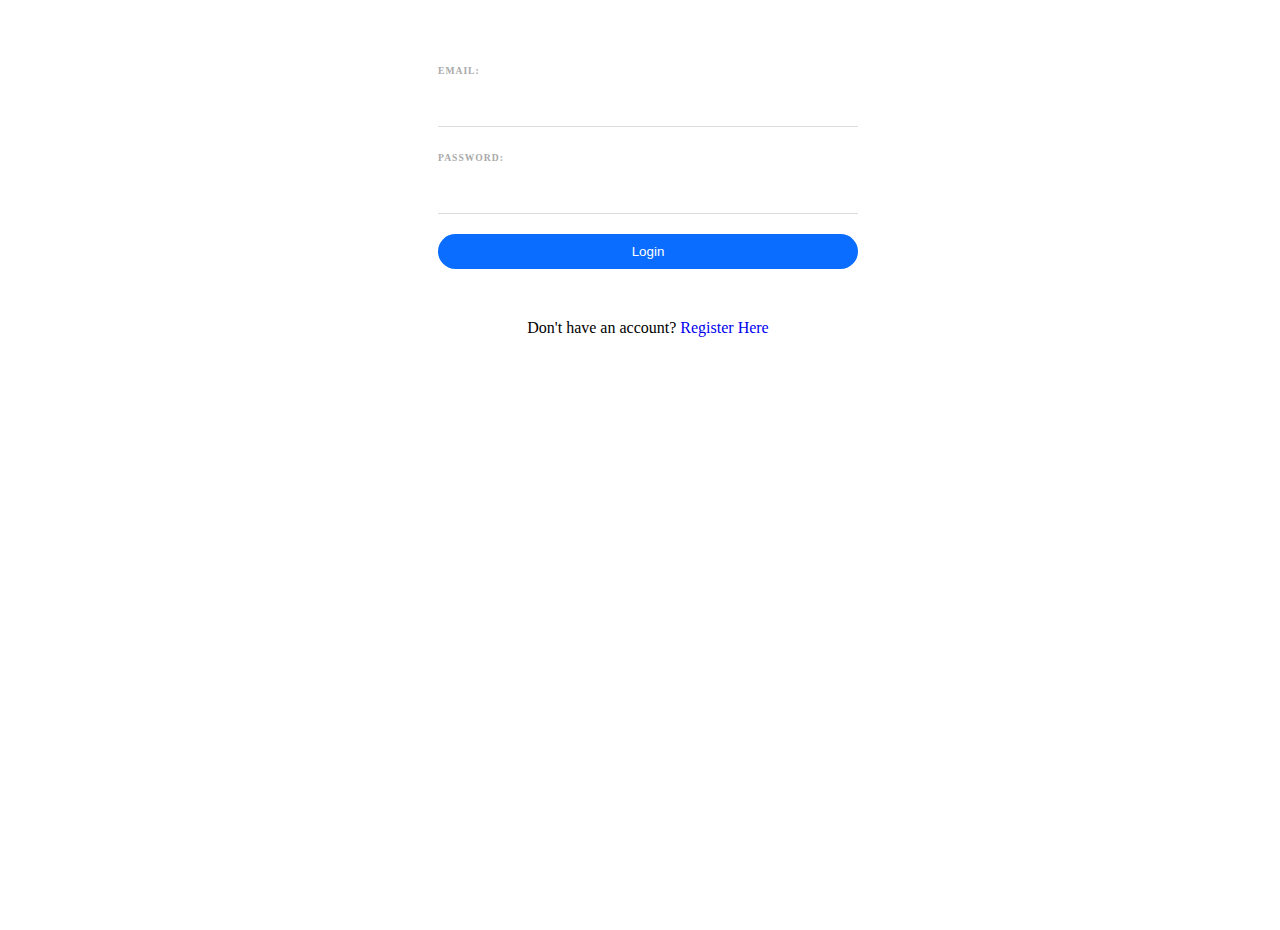
<file: form page/index.html>
<!DOCTYPE html>
<html lang="en">
<head>
  <meta charset="UTF-8">
  <meta http-equiv="X-UA-Compatible" content="IE=edge">
  <meta name="viewport" content="width=device-width, initial-scale=1.0">
  <title>forms</title>
  <link rel="stylesheet" href="style.css">
</head>
<body>
  <form action="/success.html">
    <label for="email">Email:</label>
    <input type="email" id="email" name="email" required pattern="[a-z0-9._%+-]+@[a-z0-9.-]+\.[a-z]{2,}$">
    <label for="pword">Password:</label>
    <input type="text" id="pword" name="pword" required pattern="(?=.*\d)(?=.*[a-z])(?=.*[A-Z]).{8,}"
      title="Must contain at least one  number and one uppercase and lowercase letter, and at least 8 or more characters">
    <button> Login</button>
  </form>
  <p clas="register"> Don't have an account? <a href="/registration.html"> Register Here</a></p>



</body>
</html>
</file>
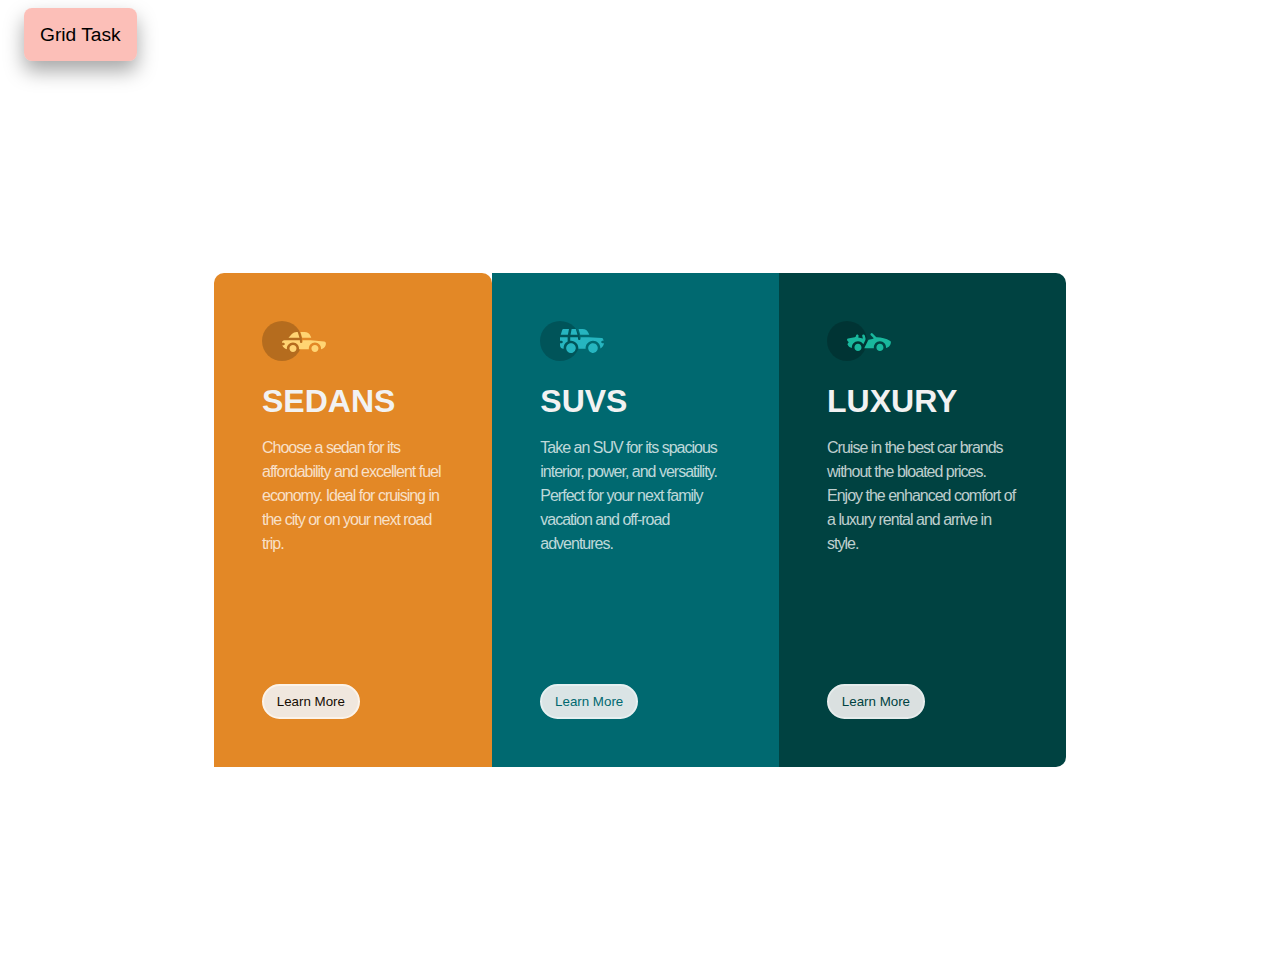
<file: grid and flex/index.html>
<!DOCTYPE html>
<html lang="en">
  <head>
    <meta charset="UTF-8" />
    <meta name="viewport" content="width=device-width, initial-scale=1.0" />
    <link rel="stylesheet" href="./styles.css" />

    <title>Grid and Flexbox</title>
  </head>
  <body>
    <header>
      <button>
        <a href="./grid.html">Grid Task</a>
      </button>
    </header>
    <main class="container">
      <div class="card card-sedans">
        <img src="./images/icon-sedans.svg" alt="sedans" />
        <h1>Sedans</h1>
        <p>
          Choose a sedan for its affordability and excellent fuel economy. Ideal
          for cruising in the city or on your next road trip.
        </p>
        <button class="btn">Learn More</button>
      </div>
      <div class="card card__SUV">
        <img src="./images/icon-suvs.svg" alt="suv" />
        <h1>SUVs</h1>
        <p>
          Take an SUV for its spacious interior, power, and versatility. Perfect
          for your next family vacation and off-road adventures.
        </p>
        <button class="btn">Learn More</button>
      </div>
      <div class="card card__luxury">
        <img src="./images/icon-luxury.svg" alt="luxury" />
        <h1>Luxury</h1>
        <p>
          Cruise in the best car brands without the bloated prices. Enjoy the
          enhanced comfort of a luxury rental and arrive in style.
        </p>
        <button class="btn">Learn More</button>
      </div>
    </main>
  
  
  
  
  </body>
</html>
</file>
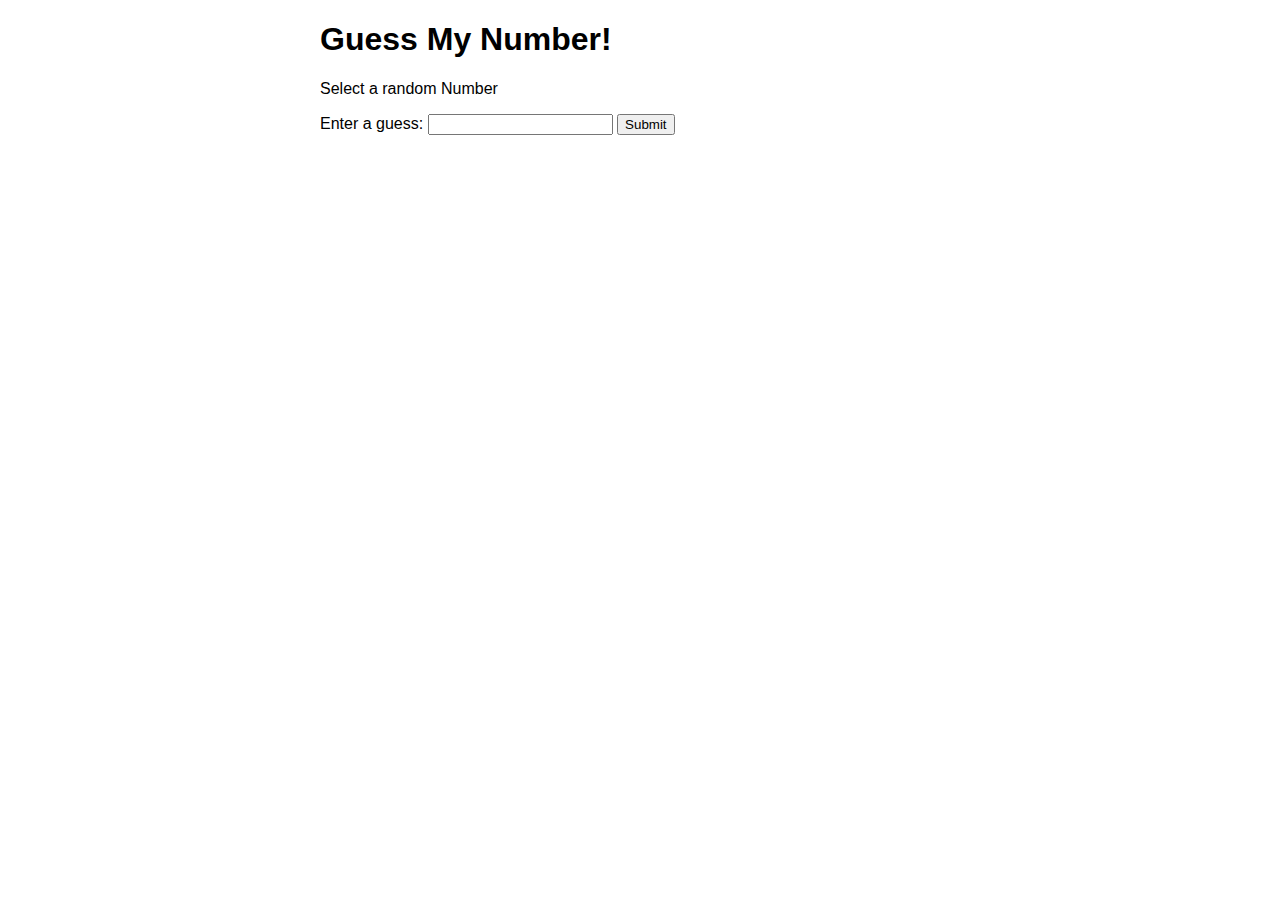
<file: guessing game/index.html>
<!DOCTYPE html>
<html lang="en">
<head>
  <meta charset="UTF-8">
  <meta http-equiv="X-UA-Compatible" content="IE=edge">
  <meta name="viewport" content="width=device-width, initial-scale=1.0">
  <link rel="stylesheet" href="style.css">
  <title>Number Guessing Game</title>

</head>
<body>
  

  <header>
    <h1>Guess My Number!</h1>
    <p class="between">Select a random Number</p>
  </header>
  <main>
    <section class="left">
      <div class="form">
        <label for="guessField">Enter a guess: </label>
        <input type = "number" id = "guessField" class = "guessField">
        <button type = "submit" value = "Submit guess" 
         class = "guessSubmit" id = "submitguess" onclick="guessNumber()"> Submit
        </button>
    </div>
  </main>

   
  
    



  <script src="app.js"></script>
</body>
</html>
</file>
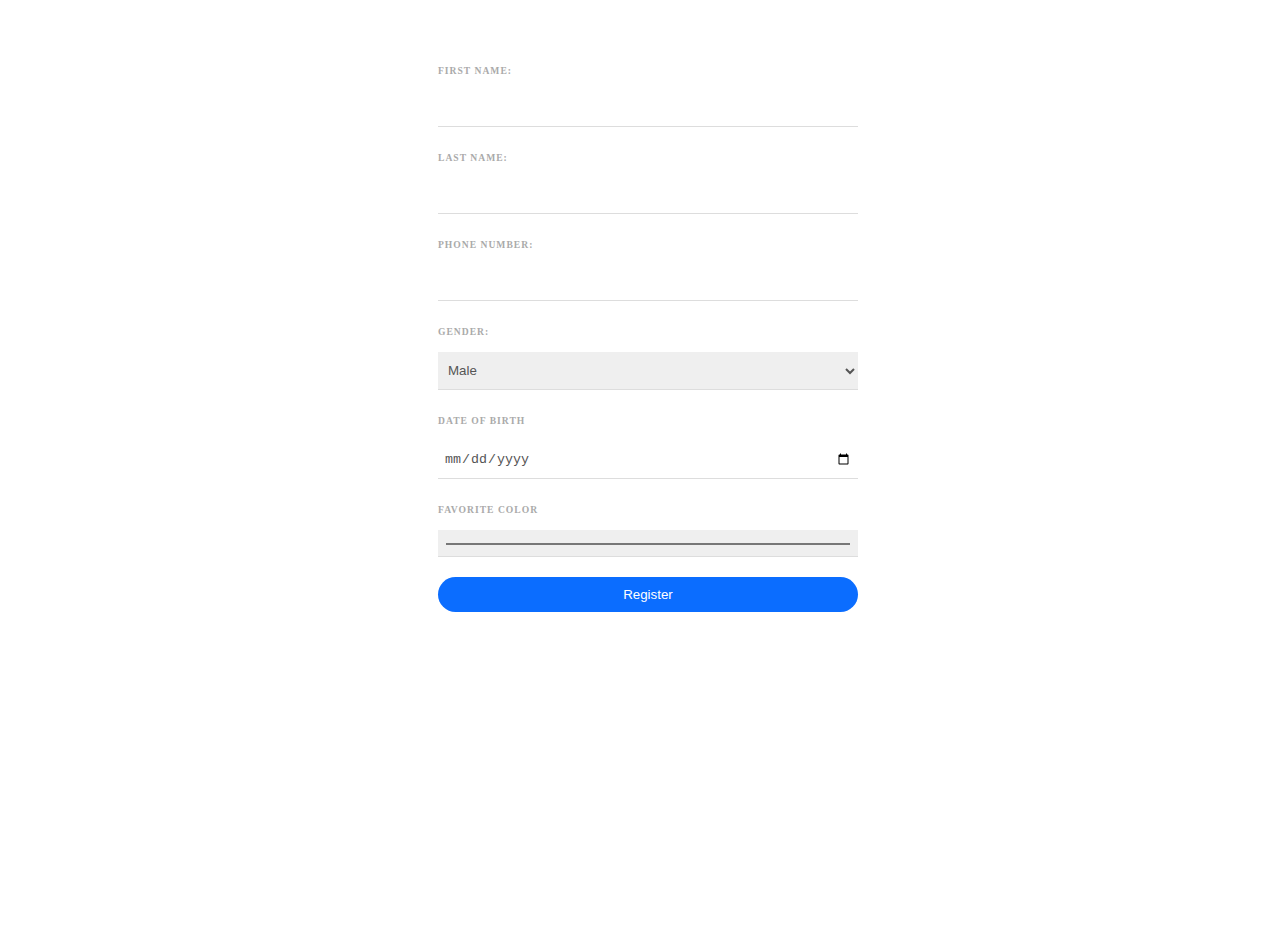
<file: form page/registration.html>
<!DOCTYPE html>
<html lang="en">
<head>
  <meta charset="UTF-8">
  <meta http-equiv="X-UA-Compatible" content="IE=edge">
  <meta name="viewport" content="width=device-width, initial-scale=1.0">
  <title>Document</title>
  <link rel="stylesheet" href="style.css">
</head>
<body>
  <form >
    <label for="fname">First name:</label>
    <input type="text" id="fname" name="fname" >
    <label for="lname">Last name:</label><br>
    <input type="text" id="lname" name="lname">
      <label for="num">Phone Number:</label>
    <input type="tel" id="num" name="num">
      <label for="cars">Gender:</label>
    <select id="gender" name="gender"> 
    <option value="male">Male</option>
    <option value="female">Female</option>
    <option value="none">Choose not to say</option>
  </select>
      <label for="date"> Date of Birth</label>
      <input type="date" id="date" name="date">
      <label for="color"> Favorite Color</label>
      <input type="color" id="color" name="color" <br>
  
        <button>Register</button>
  </form>
  
  
  
  
  
</body>
</html>
</file>
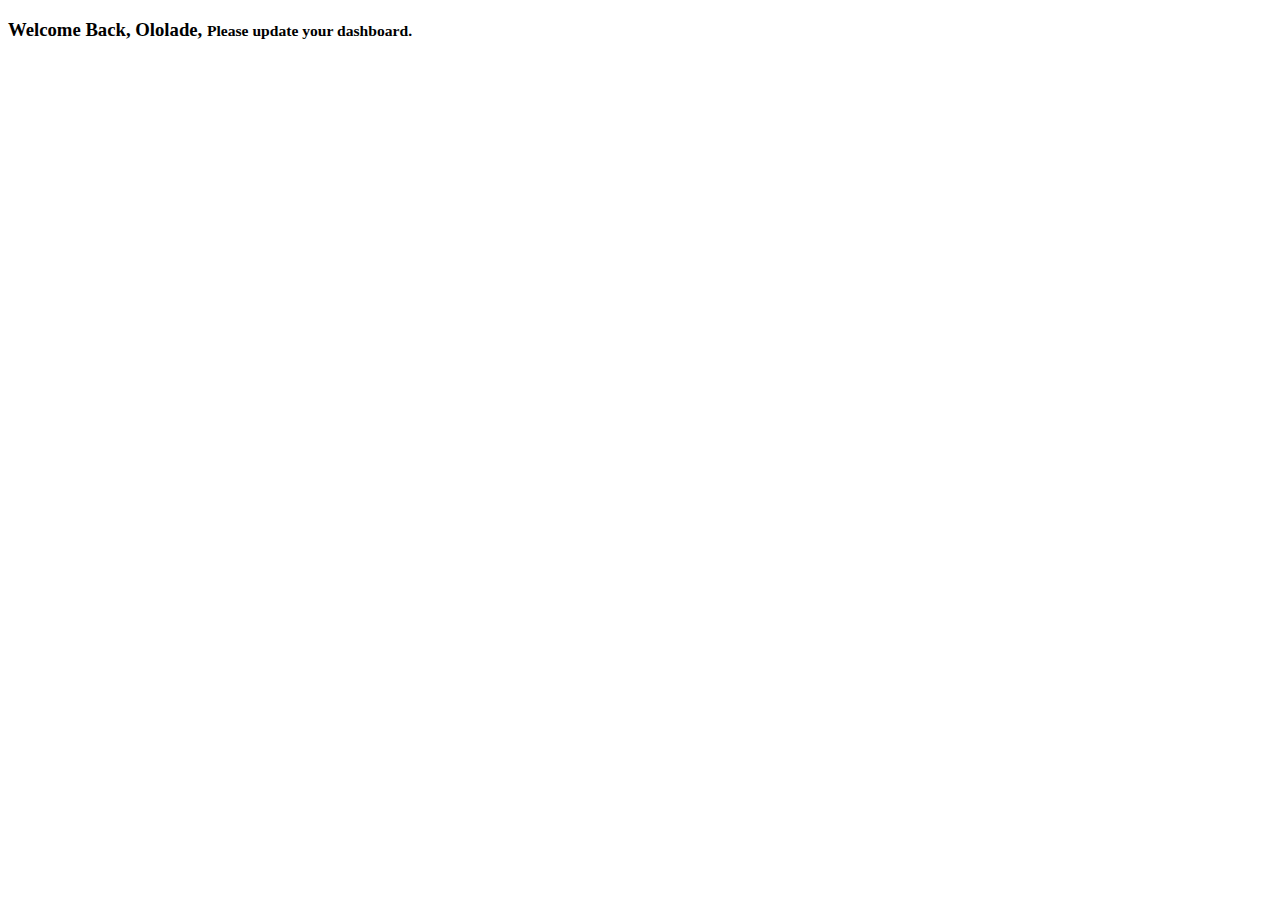
<file: form page/success.html>
<!DOCTYPE html>
<html lang="en">
<head>
  <meta charset="UTF-8">
  <meta http-equiv="X-UA-Compatible" content="IE=edge">
  <meta name="viewport" content="width=device-width, initial-scale=1.0">
  <title>Document</title>
  <link rel="stylesheet" href="style.css">
</head>
<body>
  <h3>
    Welcome Back, Ololade,
    <span><small> Please update your dashboard.</small></span>
  </h3>

</body>
</html>
</file>
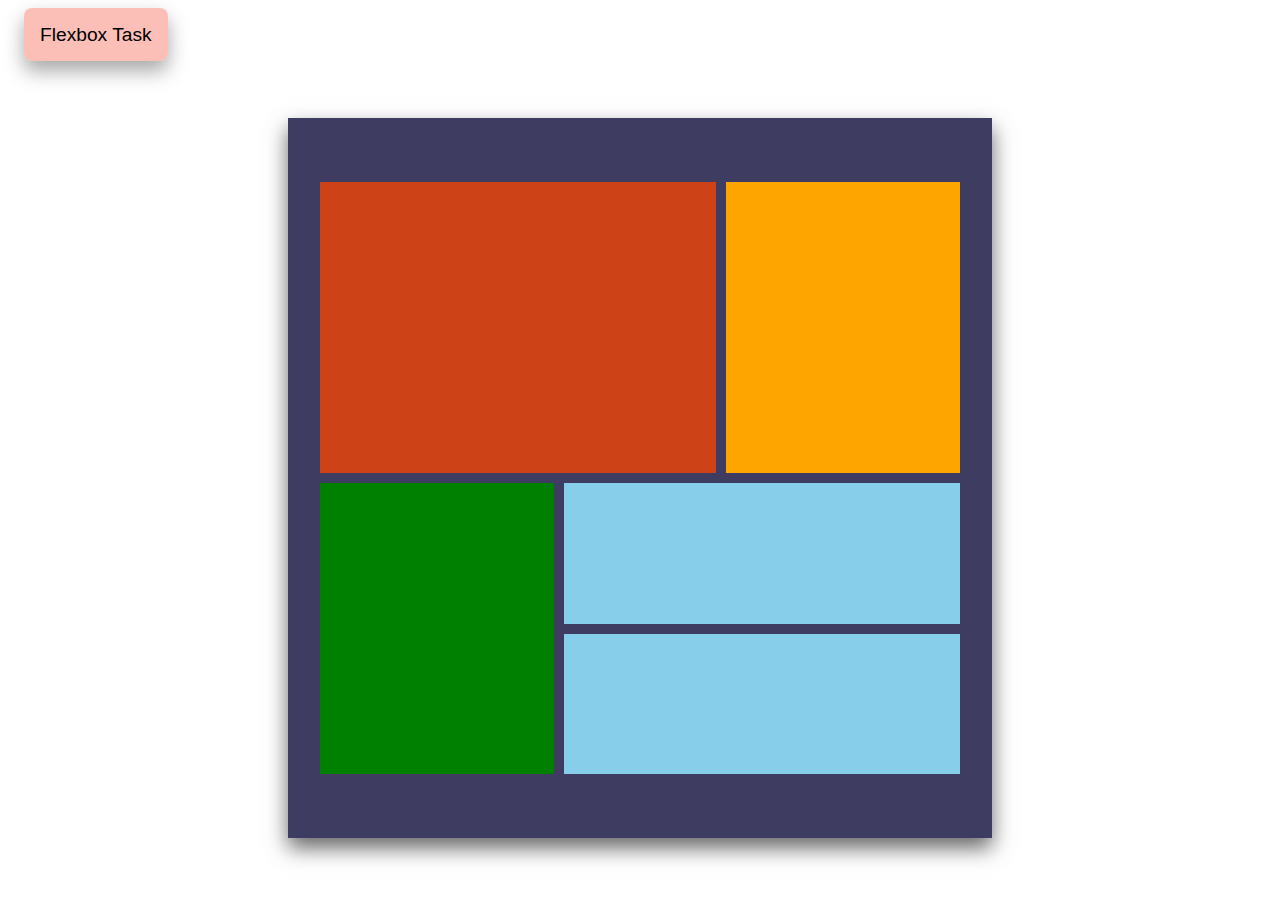
<file: grid and flex/grid.html>
<!DOCTYPE html>
<html lang="en">
  <head>
    <meta charset="UTF-8" />
    <meta http-equiv="X-UA-Compatible" content="IE=edge" />
    <meta name="viewport" content="width=device-width, initial-scale=1.0" />
    <title>Document</title>
    <link rel="stylesheet" href="./styles.css" />
  </head>
  <body>
    <header>
      <button>
        <a href="./index.html">Flexbox Task</a>
      </button>
    </header>
    <main class="grid__container">
      <div class="orange"></div>
      <div class="yellow"></div>
      <div class="green"></div>
      <div class="blue_one"></div>
      <div class="blue_two"></div>
    </main>
  </body>
</html>
</file>
<file: form page/style.css>
html, body {
  height: 100%;
  width: 100%;
}

form ,p{
  max-width: 420px;
  margin: 30px auto;
  background: white;
  text-align: left;
  padding: 10px;
  border-radius: 10px;
}
label {
  color: #aaa;
  display: inline-block;
  margin: 25px 0 15px;
  font-size: 0.6em;
  text-transform:uppercase;
  letter-spacing: 1px;
  font-weight: bold;
}
input,select {
  display: block;
  padding: 10px 6px;
  width:100%;
  box-sizing: border-box;
  border: none;
  border-bottom: 1px solid #ddd;
  color: #555
}

button {
  background: #0b6dff;
  border: 0;
  padding: 10px 20px;
  margin-top: 20px;
  color: white;
  border-radius: 20px;
  width: 100%;
}
a:link {
  text-decoration: none;
}
p{
  text-align: center;
}
</file>
<file: grid and flex/styles.css>
html, body {
  height: 100%;
  width: 100%;
}
@import url('https://fonts.googleapis.com/css2?family=Big+Shoulders+Display:wght@700&family=Lexend+Deca&display=swap');

:root {
  --bright-orange: hsl(31, 77%, 52%);
  --dark-cyan: hsl(184, 100%, 22%);
  --very-dark-cyan: hsl(179, 100%, 13%);
}

* {
  margin: 0;
  padding: 0;
  box-sizing: border-box;
}

body {
  font-family: 'Lexend Deca', sans-serif;
  font-size: 15px;
  color: hsl(0, 0%, 95%);
}

img {
  margin-bottom: 1.2rem;
}

header {
  padding: 1.5rem;
}

header button {
  border: none;
  font-size: 1.2rem;
  background-color: transparent;
}

header a {
  background-color: rgba(250, 128, 114, 0.5);
  text-decoration: none;
  color: black;
  border-radius: 0.5rem;
  padding: 1rem;
  box-shadow: 0 10px 20px rgba(0, 0, 0, 0.35);
}

h1 {
  font-family: 'Big Shoulders Display', sans-serif;
  font-size: 2rem;
  margin-bottom: 1rem;
  text-transform: uppercase;
}

p {
  color: hsla(0, 0%, 100%, 0.75);
  margin-bottom: 0.5rem;
  font-size: 1rem;
  line-height: 1.5;
  letter-spacing: -1px;
}

.btn {
  padding: 0.5rem 0.8rem;
  margin-top: 1rem;
  border-radius: 50px;
  border: 2px solid white;
  background-color: hsl(0, 0%, 95%);
  cursor: pointer;
  opacity: 0.9;
}

.btn:hover {
  opacity: 1;
}

.btn:active {
  transform: scale(0.96);
}

.container {
  padding: 1.5rem;
  max-width: 410px;
}

.card {
  padding: 1.5rem;
}

.card-sedans {
  background-color: var(--bright-orange);
  color: hsl(0, 0%, 95%);
  border-radius: 10px 10px 0 0;
}

.card__sedans .btn {
  color: var(--bright-orange);
}

.card__SUV {
  background-color: var(--dark-cyan);
  color: hsl(0, 0%, 95%);
}

.card__SUV .btn {
  color: var(--dark-cyan);
}

.card__luxury {
  background-color: var(--very-dark-cyan);
  color: hsl(0, 0%, 95%);
  border-radius: 0 0 10px 10px;
}

.card__luxury .btn {
  color: var(--very-dark-cyan);
}

.btn:hover {
  background-color: transparent;
  color: hsl(0, 0%, 95%);
}

.attribution {
  font-size: 15px;
  text-align: center;
  color: black;
  margin-bottom: 1rem;
}

.attribution p {
  color: hsl(228, 45%, 44%);
}

/* GRID */
.grid__body {
  background-color: rgba(0, 0, 0, 0.877);
}

.grid__container {
  max-width: 55vw;
  margin: 3rem auto 0;
  padding: 4rem 2rem;
  min-height: 80vh;
  display: grid;
  gap: 10px;
  grid-template-areas:
    'o o o o o y y y '
    'o o o o o y y y'
    'g g g b1 b1 b1 b1 b1'
    'g g g b2 b2 b2 b2 b2';
  background-color: rgba(4, 1, 48, 0.767);
  box-shadow: 0 10px 20px rgba(0, 0, 0, 0.6);
}

.orange {
  background-color: rgba(255, 68, 0, 0.748);
  grid-area: o;
}

.orange:hover {
  background-color: rgb(255, 68, 0);
}

.yellow {
  background-color: orange;
  grid-area: y;
}

.green {
  background-color: green;
  grid-area: g;
}

.blue_one,
.blue_two {
  background-color: skyblue;
}

.blue_one {
  grid-area: b1;
}

.blue_two {
  grid-area: b2;
}

@media (min-width: 660px) {
  .container {
    display: flex;
    align-items: center;
    justify-content: center;
    min-height: 100vh;
    max-width: 900px;
    margin: auto;
  }

  .card__sedans {
    border-radius: 10px 0 0 10px;
  }

  .card__luxury {
    border-radius: 0 10px 10px 0;
  }

  .card {
    padding: 3rem;
  }

  .card h3 {
    margin-bottom: 3rem;
  }

  .card p {
    margin-bottom: 7rem;
  }
}

@media (max-width: 400px) {
  .container {
    max-width: 400px;
    display: flex;
    align-items: center;
    justify-content: center;
    flex-direction: column;
    padding: 1.5rem;
  }

  .card {
    padding: 3rem;
  }

  .card h3 {
    margin-bottom: 2rem;
  }

  .card p {
    margin-bottom: 5rem;
  }

  .grid__container {
    max-width: 95vw;
  }
}
</file>
<file: guessing game/style.css>
html {
  font-family: sans-serif;
  }
    
      body {
  width: 50%;
  max-width: 800px;
  min-width: 480px;
  margin: 0 auto;
  }
</file>
